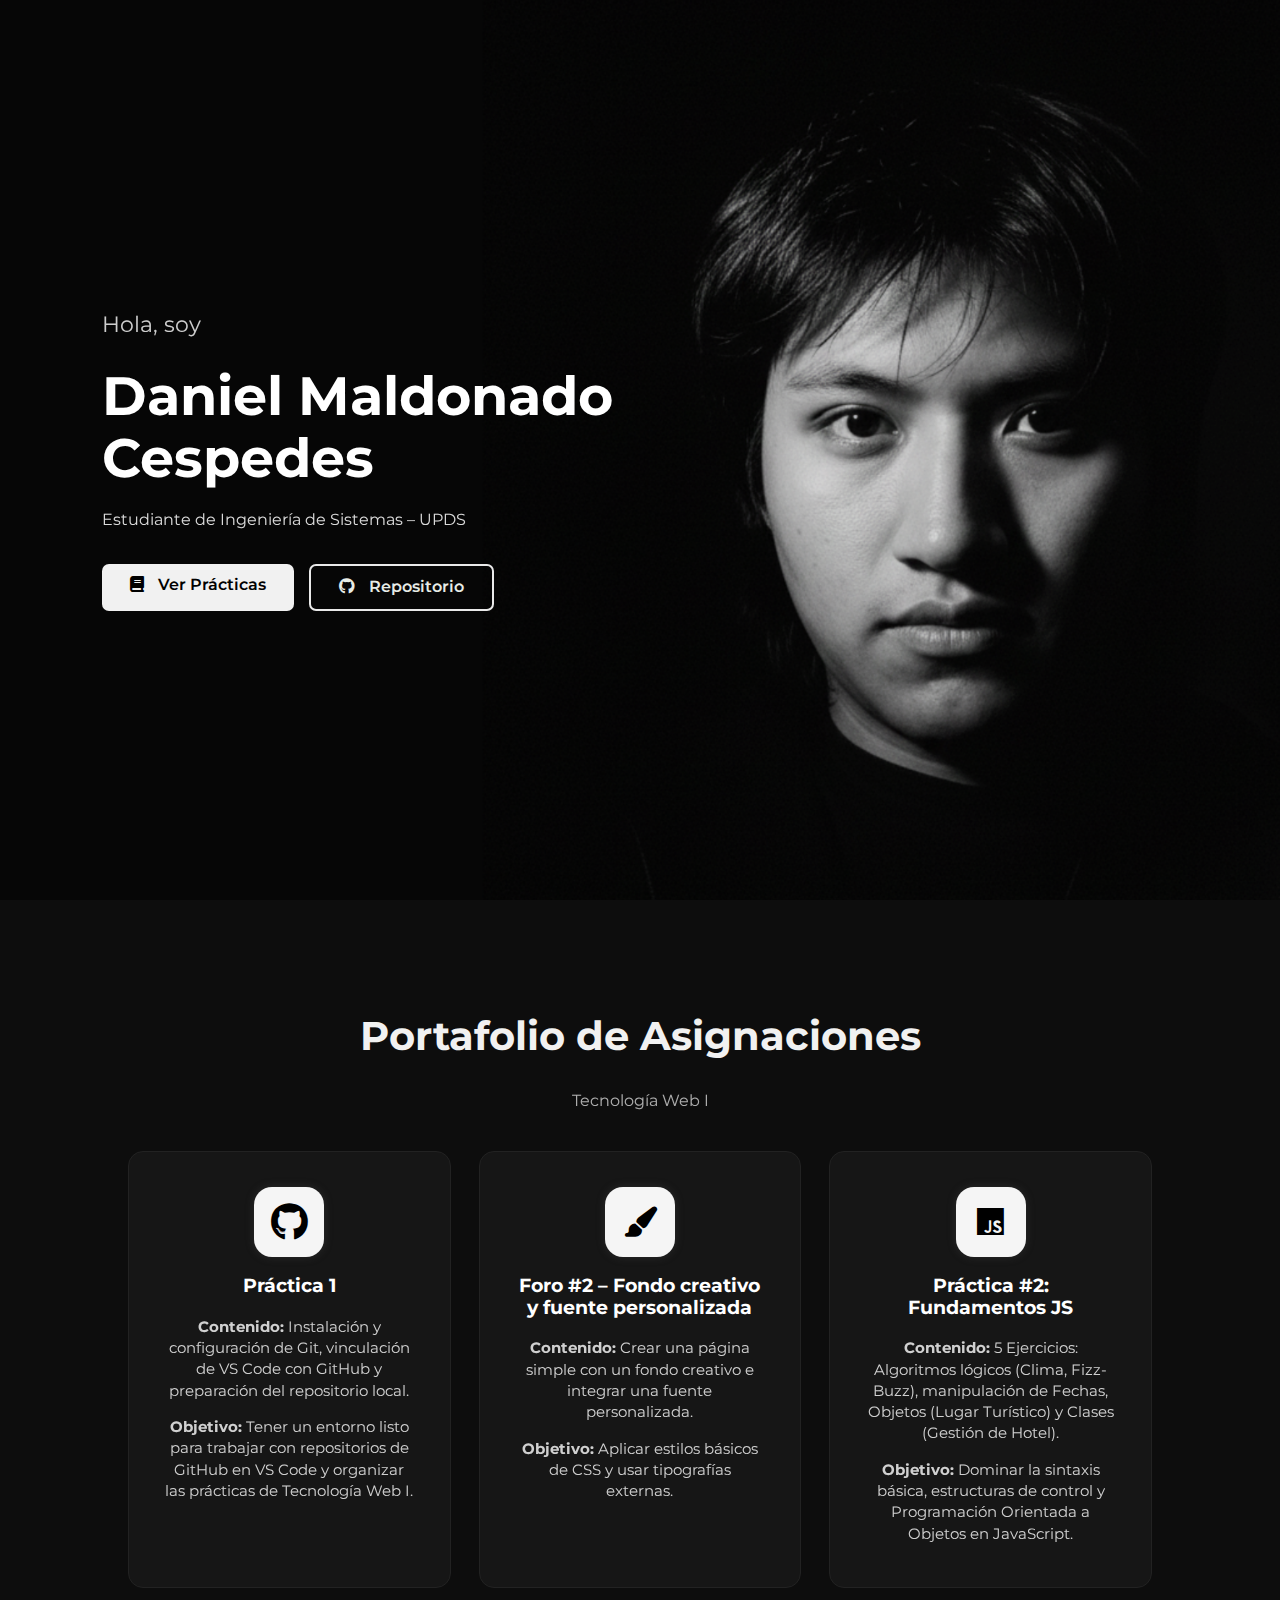
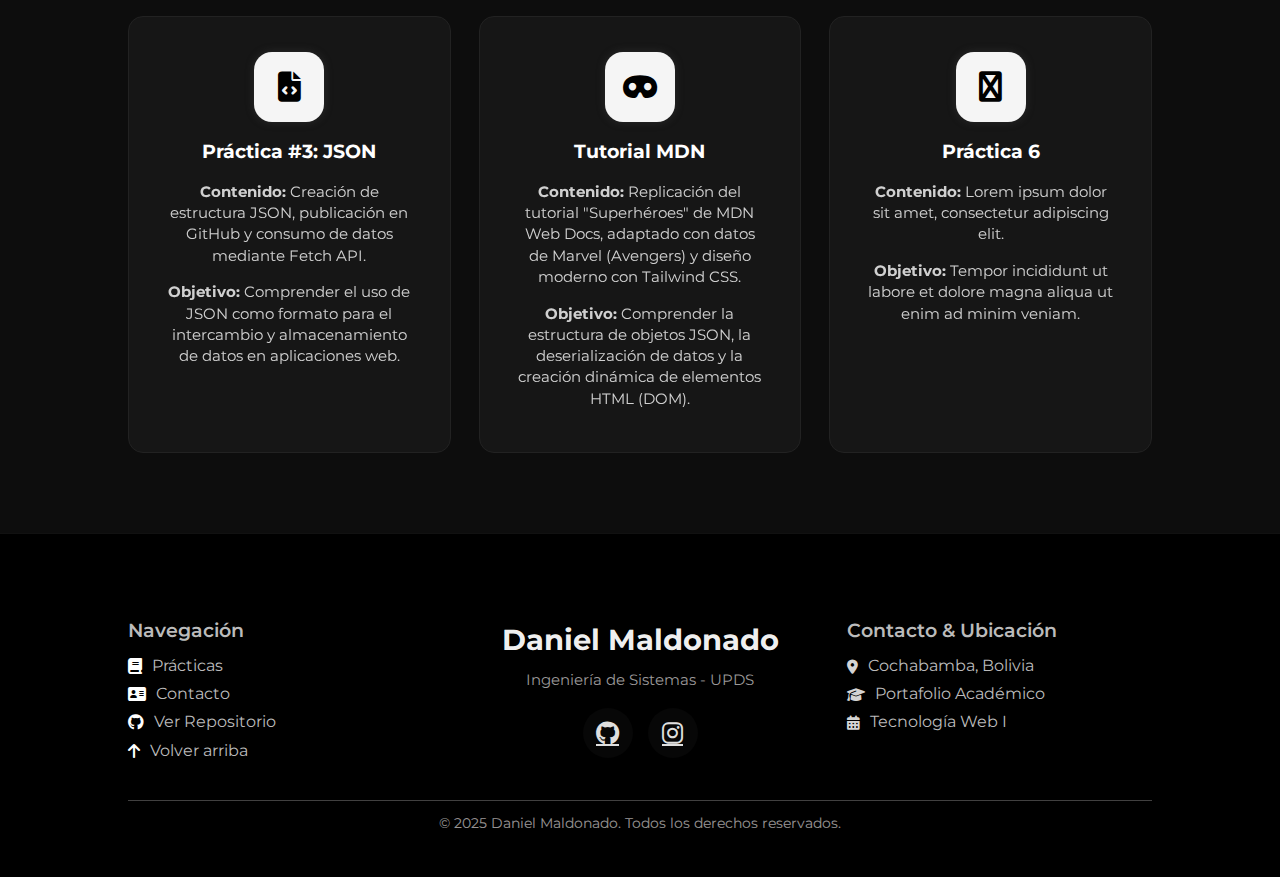
<file: index.html>
<!DOCTYPE html>
<html lang="es">

<head>
  <meta charset="utf-8" />
  <meta name="viewport" content="width=device-width, initial-scale=1.0" />
  <title>Portafolio | Daniel Maldonado</title>

  <link rel="icon" type="image/png" href="img/icon.png">

  <link href="https://fonts.googleapis.com/css2?family=Montserrat:wght@300;400;600;700&display=swap" rel="stylesheet">
  <link rel="stylesheet" href="https://cdnjs.cloudflare.com/ajax/libs/font-awesome/6.5.0/css/all.min.css">
  <link rel="stylesheet" href="css/main.css">
  <link rel="stylesheet" href="css/normalize.css">
</head>

<body>

  <!-- ========== HERO ========== -->
  <header class="hero">
    <div class="hero-text">
      <p class="tag">Hola, soy</p>
      <h1 class="name">Daniel Maldonado Cespedes</h1>
      <p class="career">Estudiante de Ingeniería de Sistemas – UPDS</p>

      <div class="hero-buttons">
        <a href="#asignaciones" class="btn-primary">
          <i class="fa-solid fa-book" style="margin-right: 10px;"></i>
          Ver Prácticas
        </a>

        <a href="https://github.com/infierno666/Portafolio.git" target="_blank" class="btn-secondary">
          <i class="fa-brands fa-github" style="margin-right: 10px;"></i>
          Repositorio
        </a>
      </div>

    </div>

    <div class="hero-image"></div>
  </header>

  <!-- ========== PRÁCTICAS ========== -->
  <section id="asignaciones" class="section">
    <h2 class="section-title">Portafolio de Asignaciones</h2>
    <p class="section-subtitle">Tecnología Web I</p>

    <div class="cards">

      <a href="#" class="card" id="openPdf1">
        <div class="card-icon">
          <i class="fa-brands fa-github fa-lg"></i>
        </div>
        <div class="card-content">
          <h3>Práctica 1</h3>
          <p class="card-info"><strong>Contenido:</strong> Instalación y configuración de Git, vinculación de VS Code
            con GitHub y preparación del repositorio local.</p>
          <p class="card-info"><strong>Objetivo:</strong> Tener un entorno listo para trabajar con repositorios de
            GitHub en VS Code y organizar las prácticas de Tecnología Web I.</p>
        </div>
      </a>

      <a href="foros/foro 2/foro2.html" class="card">
        <div class="card-icon">
          <i class="fa-solid fa-paint-brush"></i>
        </div>
        <div class="card-content">
          <h3>Foro #2 – Fondo creativo y fuente personalizada</h3>

          <p class="card-info">
            <strong>Contenido:</strong> Crear una página simple con un fondo creativo e integrar una fuente
            personalizada.
          </p>

          <p class="card-info">
            <strong>Objetivo:</strong> Aplicar estilos básicos de CSS y usar tipografías externas.
          </p>
        </div>
      </a>


      <a href="practicas/practica2/practica2.html" class="card">
        <div class="card-icon">
          <i class="fa-brands fa-js"></i>
        </div>
        <div class="card-content">
          <h3>Práctica #2: Fundamentos JS</h3>
          <p class="card-info">
            <strong>Contenido:</strong> 5 Ejercicios: Algoritmos lógicos (Clima, Fizz-Buzz), manipulación de Fechas,
            Objetos (Lugar Turístico) y Clases (Gestión de Hotel).
          </p>
          <p class="card-info">
            <strong>Objetivo:</strong> Dominar la sintaxis básica, estructuras de control y Programación Orientada a
            Objetos en JavaScript.
          </p>
        </div>
      </a>

      <a href="practicas/practica3/practica3.html" class="card">
        <div class="card-icon">
          <i class="fa-solid fa-file-code"></i>
        </div>
        <div class="card-content">
          <h3>Práctica #3: JSON</h3>
          <p class="card-info">
            <strong>Contenido:</strong> Creación de estructura JSON, publicación en GitHub y consumo de datos mediante
            Fetch API.
          </p>
          <p class="card-info">
            <strong>Objetivo:</strong> Comprender el uso de JSON como formato para el intercambio y almacenamiento de
            datos en aplicaciones web.
          </p>
        </div>
      </a>

      <a href="practicas/practica3/tutorialjson/tutorial.html" class="card">
        <div class="card-icon">
          <i class="fa-solid fa-mask"></i>
        </div>
        <div class="card-content">
          <h3>Tutorial MDN</h3>
          <p class="card-info">
            <strong>Contenido:</strong> Replicación del tutorial "Superhéroes" de MDN Web Docs, adaptado con datos de
            Marvel (Avengers) y diseño moderno con Tailwind CSS.
          </p>
          <p class="card-info">
            <strong>Objetivo:</strong> Comprender la estructura de objetos JSON, la deserialización de datos y la
            creación dinámica de elementos HTML (DOM).
          </p>
        </div>
      </a>

      <a href="#" class="card">
        <div class="card-icon">
          <i class="fa-solid fa-square-js"></i>
        </div>
        <div class="card-content">
          <h3>Práctica 6</h3>
          <p class="card-info"><strong>Contenido:</strong> Lorem ipsum dolor sit amet, consectetur adipiscing elit.</p>
          <p class="card-info"><strong>Objetivo:</strong> Tempor incididunt ut labore et dolore magna aliqua ut enim ad
            minim veniam.</p>
        </div>
      </a>

  </section>
  <footer class="footer">
    <div class="footer-container">

      <div class="footer-block footer-links-section">
        <h4 class="footer-subtitle">Navegación</h4>
        <ul class="footer-links">
          <li><a href="#asignaciones"><i class="fa-solid fa-book"></i> Prácticas</a></li>
          <li><a href="#contacto"><i class="fa-solid fa-address-card"></i> Contacto</a></li>
          <li><a href="https://github.com/infierno666/Portafolio.git" target="_blank"><i
                class="fa-brands fa-github"></i> Ver Repositorio</a>
          </li>
          <li><a href="#top"><i class="fa-solid fa-arrow-up"></i> Volver arriba</a></li>
        </ul>
      </div>

      <div class="footer-block footer-identity">
        <h3 class="footer-title">Daniel Maldonado</h3>
        <p class="footer-text">Ingeniería de Sistemas - UPDS</p>

        <div class="social-links">
          <a href="https://github.com/infierno666" target="_blank" aria-label="GitHub" class="social-icon">
            <i class="fa-brands fa-github"></i>
          </a>
          <a href="https://www.instagram.com/_daniel._.j?igsh=cjA0cjZweHd5ZDN2" target="_blank" aria-label="Instagram"
            class="social-icon">
            <i class="fa-brands fa-instagram"></i>
          </a>
        </div>
      </div>

      <div class="footer-block footer-contact">
        <h4 class="footer-subtitle">Contacto & Ubicación</h4>
        <ul class="contact-list">
          <li><i class="fa-solid fa-location-dot"></i> Cochabamba, Bolivia</li>
          <li><i class="fa-solid fa-graduation-cap"></i> Portafolio Académico</li>
          <li><i class="fa-solid fa-calendar-alt"></i> Tecnología Web I</li>
        </ul>
      </div>

    </div>

    <div class="footer-bottom">
      © 2025 Daniel Maldonado. Todos los derechos reservados.
    </div>
  </footer>

  <div id="pdfModal">
    <span id="closeModal">&times;</span>
    <div id="pdfContent">
      <iframe src="docs/InformeActividad_1.pdf"></iframe>
    </div>
  </div>

</body>
<script>
  const openPdfBtn = document.getElementById('openPdf1');
  const pdfModal = document.getElementById('pdfModal');
  const pdfContent = document.getElementById('pdfContent');
  const closeModal = document.getElementById('closeModal');

  openPdfBtn.addEventListener('click', function (e) {
    e.preventDefault();
    pdfModal.style.display = 'flex';
    setTimeout(() => {
      pdfModal.style.opacity = '1';
      pdfContent.style.transform = 'scale(1)';
    }, 10);
  });

  function cerrarModal() {
    pdfModal.style.opacity = '0';
    pdfContent.style.transform = 'scale(0.8)';
    setTimeout(() => { pdfModal.style.display = 'none'; }, 300);
  }

  closeModal.addEventListener('click', cerrarModal);

  window.addEventListener('click', function (e) {
    if (e.target == pdfModal) {
      cerrarModal();
    }
  });
</script>

</html>
</file>
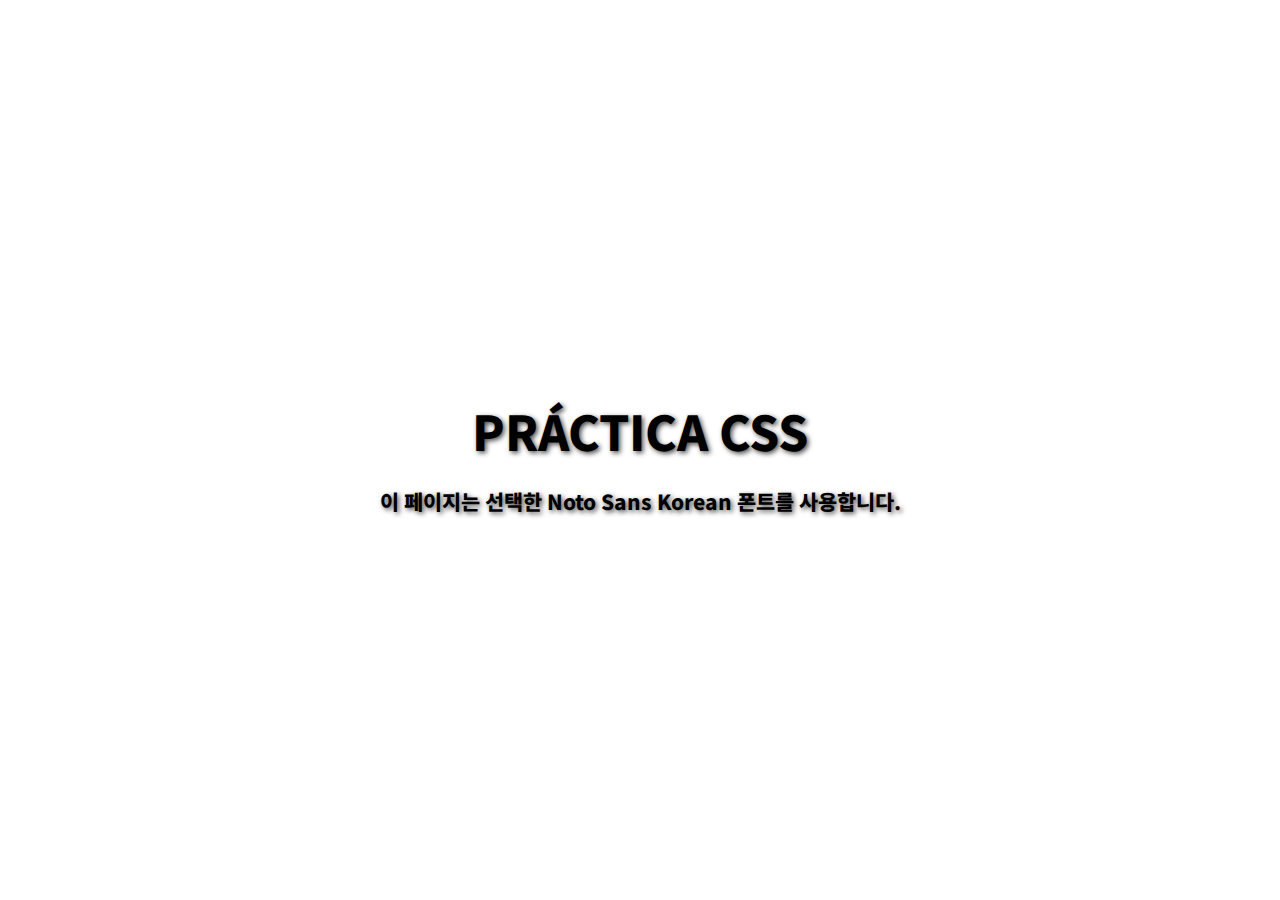
<file: foros/foro 2/foro2.html>
<!DOCTYPE html>
<html lang="es">

<head>
    <meta charset="UTF-8">
    <meta name="viewport" content="width=device-width, initial-scale=1.0">
    <title>Simple</title>

    <link rel="stylesheet" href="style.css">
</head>

<body>

    <div class="container">
        <h1 class="noto-kr-bold">PRÁCTICA CSS</h1>
        <p class="noto-kr-bold">이 페이지는 선택한 Noto Sans Korean 폰트를 사용합니다.</p>
    </div>

</body>

</html>
</file>
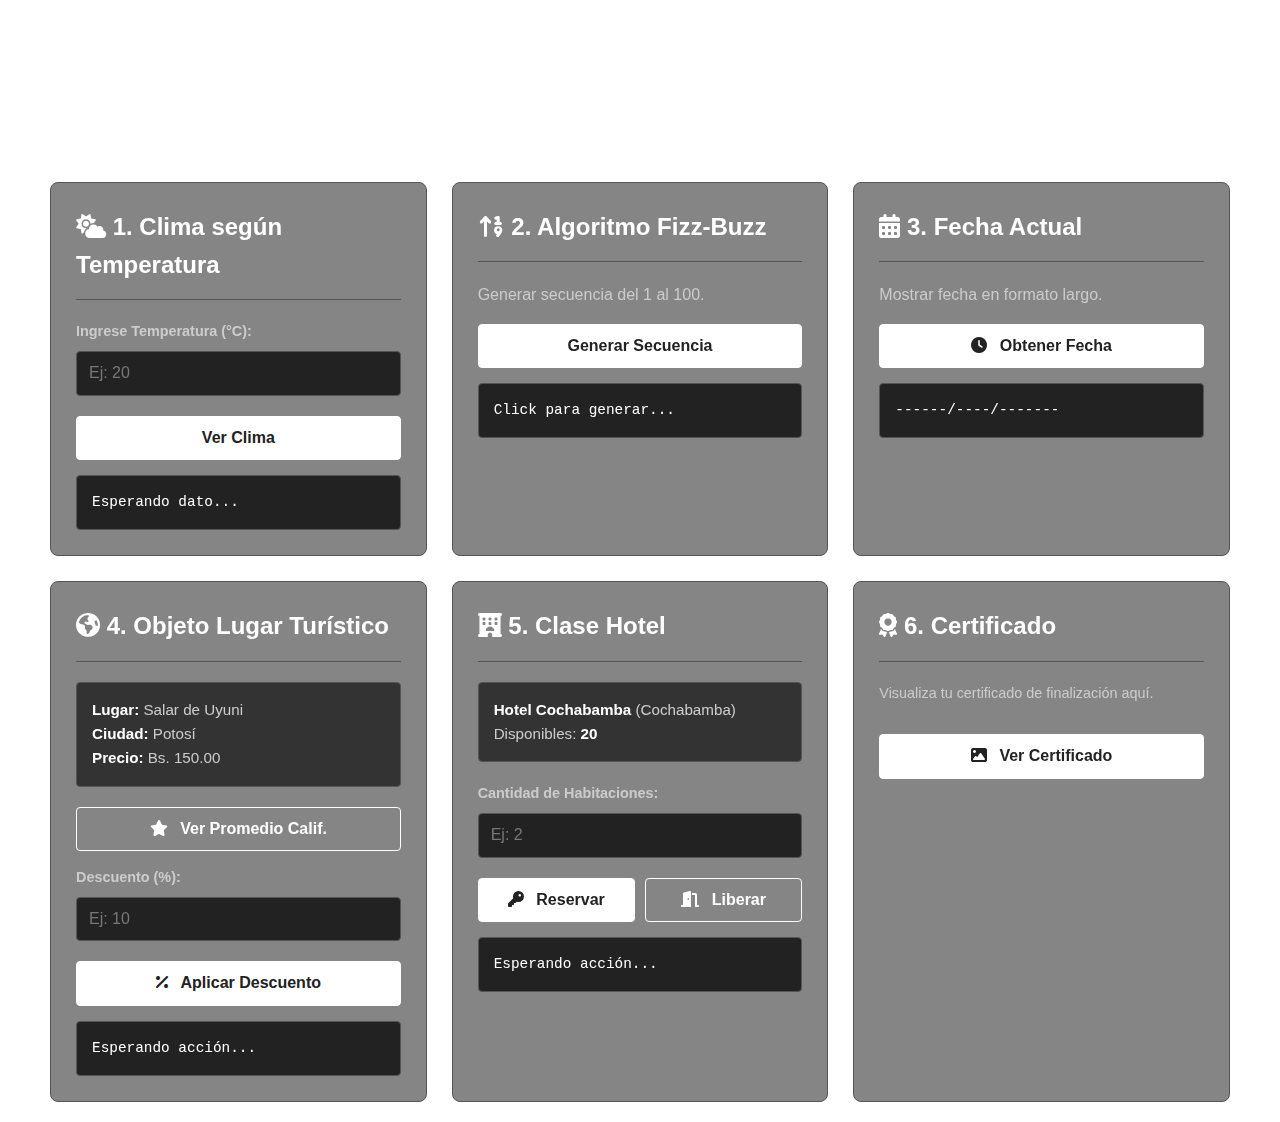
<file: practicas/practica2/practica2.html>
<!DOCTYPE html>
<html lang="es">

<head>
    <meta charset="UTF-8">
    <meta name="viewport" content="width=device-width, initial-scale=1.0">
    <title>Práctica JavaScript - Estilo Dark Ghibli</title>
    <link rel="stylesheet" href="https://cdnjs.cloudflare.com/ajax/libs/font-awesome/6.5.1/css/all.min.css">
    <link rel="stylesheet" href="styles.css">
    <link rel="stylesheet" href="../../css/normalize.css">
</head>

<body>
    <a href="../../index.html" class="btn-principal">
        <i class="fas fa-arrow-left"></i> Volver a la página principal
    </a>
    <h1>Práctica de JavaScript</h1>



    <div class="container">

        <div class="card">
            <h2><i class="fas fa-cloud-sun"></i> 1. Clima según Temperatura</h2>
            <div class="input-group">
                <label for="tempInput">Ingrese Temperatura (°C):</label>
                <input type="number" id="tempInput" placeholder="Ej: 20">
            </div>
            <button onclick="calcularClima()">Ver Clima</button>
            <div id="res1" class="result-box">Esperando dato...</div>
        </div>


        <div class="card">
            <h2><i class="fas fa-sort-numeric-up"></i> 2. Algoritmo Fizz-Buzz</h2>
            <p>Generar secuencia del 1 al 100.</p>
            <button onclick="generarFizzBuzz()">Generar Secuencia</button>
            <div id="res2" class="result-box">Click para generar...</div>
        </div>

        <div class="card">
            <h2><i class="fas fa-calendar-alt"></i> 3. Fecha Actual</h2>
            <p>Mostrar fecha en formato largo.</p>
            <button onclick="mostrarFecha()"><i class="fas fa-clock"></i> Obtener Fecha</button>
            <div id="res3" class="result-box">------/----/-------</div>
        </div>

        <div class="card">
            <h2><i class="fas fa-globe-americas"></i> 4. Objeto Lugar Turístico</h2>
            <div id="infoLugar" class="status-info">Cargando info...</div>

            <button onclick="verPromedio()" class="secondary"><i class="fas fa-star"></i> Ver Promedio Calif.</button>

            <div class="input-group" style="margin-top: 15px;">
                <label for="descInput">Descuento (%):</label>
                <input type="number" id="descInput" placeholder="Ej: 10">
            </div>
            <button onclick="aplicarDescuentoUI()"><i class="fas fa-percent"></i> Aplicar Descuento</button>

            <div id="res4" class="result-box">Esperando acción...</div>
        </div>

        <div class="card">
            <h2><i class="fas fa-hotel"></i> 5. Clase Hotel</h2>
            <div id="infoHotel" class="status-info">Cargando info...</div>

            <div class="input-group">
                <label for="cantHotel">Cantidad de Habitaciones:</label>
                <input type="number" id="cantHotel" placeholder="Ej: 2">
            </div>

            <div style="display: flex; gap: 10px;">
                <button onclick="accionReservar()"><i class="fas fa-key"></i> Reservar</button>
                <button onclick="accionLiberar()" class="secondary"><i class="fas fa-door-open"></i> Liberar</button>
            </div>

            <div id="res5" class="result-box">Esperando acción...</div>
        </div>
        <div class="card">
            <h2><i class="fas fa-award"></i> 6. Certificado</h2>

            <p style="font-size: 0.9em; color: var(--text-secondary);">Visualiza tu certificado de finalización aquí.
            </p>

            <button onclick="abrirModal()" style="margin-top: 15px;">
                <i class="fas fa-image"></i> Ver Certificado
            </button>
        </div>

    </div>
    <div id="miModal" class="modal">
        <div class="modal-content">
            <span class="close-btn" onclick="cerrarModal()">&times;</span>
            <h2 style="color: var(--accent-color); margin-top: 0;">Certificado de Finalización</h2>

            <img src="Certificado.png" alt="Certificado">

            <br><br>
            <button onclick="cerrarModal()" class="secondary" style="width: auto; padding: 10px 30px;">Cerrar</button>
        </div>
    </div>
    </div>

    <script>
        // --- EJERCICIO 1: TEMPERATURA ---
        function calcularClima() {
            const temp = parseFloat(document.getElementById('tempInput').value);
            const display = document.getElementById('res1');

            if (isNaN(temp)) {
                display.textContent = "Por favor ingrese un número válido.";
                display.style.color = "var(--error-color)";
                return;
            }

            let clima = "";
            let color = "var(--text-color)";

            if (temp >= -10 && temp <= 15) {
                clima = "Frío";
                color = "#60a5fa";
            } else if (temp >= 16 && temp <= 25) {
                clima = "Templado";
                color = "#fbbf24";
            } else if (temp >= 26 && temp <= 40) {
                clima = "Calor";
                color = "#f87171";
            } else {
                clima = "Fuera de rango (-10 a 40)";
                color = "var(--text-secondary)";
            }

            display.textContent = `Resultado: ${clima}`;
            display.style.color = color;
        }

        // --- EJERCICIO 2: FIZZBUZZ ---
        function generarFizzBuzz() {
            const display = document.getElementById('res2');
            let output = "";

            for (let i = 1; i <= 100; i++) {
                let linea = "";
                if (i % 3 === 0) linea += "Fizz";
                if (i % 5 === 0) linea += "Buzz";

                if (linea !== "") {
                    output += `${i}: ${linea}\n`;
                }
            }
            display.textContent = output;
        }

        // --- EJERCICIO 3: FECHA ---
        function mostrarFecha() {
            const display = document.getElementById('res3');
            const fecha = new Date();

            const dias = ["Domingo", "Lunes", "Martes", "Miércoles", "Jueves", "Viernes", "Sábado"];
            const meses = ["Enero", "Febrero", "Marzo", "Abril", "Mayo", "Junio", "Julio", "Agosto", "Septiembre", "Octubre", "Noviembre", "Diciembre"];

            const diaSemana = dias[fecha.getDay()];
            const diaNum = fecha.getDate();
            const mes = meses[fecha.getMonth()];
            const anio = fecha.getFullYear();

            display.textContent = `${diaSemana}, ${diaNum} de ${mes} del ${anio}`;
        }

        // --- EJERCICIO 4: OBJETO LUGAR TURISTICO ---
        const lugarTuristico = {
            nombre: "Salar de Uyuni",
            ciudad: "Potosí",
            precioEntrada: 150.00,
            horario: "08:00 - 18:00",
            calificaciones: [5, 4, 5, 5, 4],

            promedioCalificaciones: function () {
                const suma = this.calificaciones.reduce((a, b) => a + b, 0);
                return (suma / this.calificaciones.length).toFixed(2);
            },

            aplicarDescuento: function (porcentaje) {
                const desc = this.precioEntrada * (porcentaje / 100);
                this.precioEntrada -= desc;
            }
        };

        function actualizarUILugar() {
            const div = document.getElementById('infoLugar');
            div.innerHTML = `
                <strong>Lugar:</strong> ${lugarTuristico.nombre}<br>
                <strong>Ciudad:</strong> ${lugarTuristico.ciudad}<br>
                <strong>Precio:</strong> Bs. ${lugarTuristico.precioEntrada.toFixed(2)}
            `;
        }

        function verPromedio() {
            document.getElementById('res4').textContent = `Promedio de Calificaciones: ${lugarTuristico.promedioCalificaciones()} / 5`;
        }

        function aplicarDescuentoUI() {
            const input = document.getElementById('descInput');
            const val = parseFloat(input.value);

            if (!isNaN(val) && val > 0 && val <= 100) {
                lugarTuristico.aplicarDescuento(val);
                actualizarUILugar();
                document.getElementById('res4').textContent = `Descuento del ${val}% aplicado correctamente.`;
                document.getElementById('res4').style.color = "var(--success-color)";
                input.value = "";
            } else {
                document.getElementById('res4').textContent = "Por favor ingrese un porcentaje válido (1-100).";
                document.getElementById('res4').style.color = "var(--error-color)";
            }
        }

        actualizarUILugar();

        // --- EJERCICIO 5: CLASE HOTEL ---
        class Hotel {
            constructor(nombre, ciudad, habitacionesDisponibles) {
                this.nombre = nombre;
                this.ciudad = ciudad;
                this.habitacionesDisponibles = habitacionesDisponibles;
            }

            reservar(cantidad) {
                if (cantidad > 0 && this.habitacionesDisponibles >= cantidad) {
                    this.habitacionesDisponibles -= cantidad;
                    return { msg: `Reserva de ${cantidad} confirmada.`, success: true };
                } else {
                    return { msg: `Error: Disponibilidad insuficiente o cantidad inválida.`, success: false };
                }
            }

            liberar(cantidad) {
                if (cantidad > 0) {
                    this.habitacionesDisponibles += cantidad;
                    return { msg: `Se liberaron ${cantidad} habitaciones.`, success: true };
                }
                return { msg: `Cantidad inválida.`, success: false };
            }

            info() {
                return `<strong>${this.nombre}</strong> (${this.ciudad})<br>Disponibles: <strong>${this.habitacionesDisponibles}</strong>`;
            }
        }

        const miHotel = new Hotel("Hotel Cochabamba", "Cochabamba", 20);

        function actualizarUIHotel() {
            document.getElementById('infoHotel').innerHTML = miHotel.info();
        }

        function accionReservar() {
            const input = document.getElementById('cantHotel');
            const cant = parseInt(input.value);
            const resultado = miHotel.reservar(cant);
            const display = document.getElementById('res5');
            display.textContent = resultado.msg;
            display.style.color = resultado.success ? "var(--success-color)" : "var(--error-color)";
            actualizarUIHotel();
        }

        function accionLiberar() {
            const input = document.getElementById('cantHotel');
            const cant = parseInt(input.value);
            const resultado = miHotel.liberar(cant);
            const display = document.getElementById('res5');
            display.textContent = resultado.msg;
            display.style.color = resultado.success ? "var(--success-color)" : "var(--error-color)";
            actualizarUIHotel();
        }
        actualizarUIHotel();
        // --- LÓGICA DEL MODAL ---
        const modal = document.getElementById("miModal");

        function abrirModal() {
            modal.style.display = "flex"; // Usamos flex para centrar
        }

        function cerrarModal() {
            modal.style.display = "none";
        }

        // Cerrar si el usuario hace clic fuera de la imagen (en el fondo oscuro)
        window.onclick = function (event) {
            if (event.target == modal) {
                cerrarModal();
            }
        }
    </script>
</body>

</html>
</file>
<file: css/main.css>
/* ================== GLOBAL ================== */
body {
    font-family: 'Montserrat', sans-serif;
    background: #0d0d0d;
    color: #f1f1f1;
    margin: 0;
    padding: 0;
    overflow-x: hidden;
}

html {
    scroll-behavior: smooth;
}

/* ================== HERO ================== */
.hero {
    position: relative;
    height: 100vh;
    width: 100%;
    display: flex;
    align-items: center;
    justify-content: flex-start;
    overflow: hidden;
}


.hero-image {
    position: absolute;
    top: 0;
    left: 0;
    width: 100%;
    height: 100%;
    background: url("../img/profile.png") center/cover no-repeat fixed;
    filter: brightness(0.85);
    z-index: -1;
}

.hero-text {
    position: relative;
    z-index: 2;
    padding-left: 8%;
    display: flex;
    flex-direction: column;
    justify-content: center;
    color: #fff;
    max-width: 50%;

}

.tag {
    font-size: 1.4rem;
    opacity: 0.8;
}

.name {
    font-size: 3.4rem;
    font-weight: 700;
    margin: 5px 0;
}

.career {
    opacity: 0.85;
    margin-bottom: 25px;
}

/* ================== BOTONES DEL HERO ================== */
.hero-buttons {
    display: flex;
    gap: 15px;
    margin-top: 10px;
    z-index: 2;
}

.btn-primary,
.btn-secondary {
    padding: 12px 28px;
    border-radius: 7px;
    font-weight: 600;
    text-decoration: none;
    transition: 0.25s ease;
    cursor: pointer;
}

.btn-primary {
    background: #f1f1f1;
    color: #000;
}

.btn-primary:hover {
    transform: translateY(-3px);
    box-shadow: 0 0 18px rgba(43, 43, 43, 0.6);
}

.btn-secondary {
    border: 2px solid #e9e9e9;
    color: #e7ece6;
}

.btn-secondary:hover {
    background: #eef3ed;
    color: #000000;
    transform: translateY(-3px);
    box-shadow: 0 0 15px rgba(97, 97, 97, 0.5);
}




/* ================== SECCIÓN DE PRÁCTICAS ================== */
.section {
    padding: 80px 10%;
    text-align: center;
}

.section-title {
    font-size: 2.5rem;
    font-weight: 700;
}

.section-subtitle {
    opacity: 0.7;
    margin-bottom: 40px;
}

.cards {
    margin-top: 20px;
    display: grid;
    grid-template-columns: repeat(3, 1fr);
    gap: 28px;
}


.card {
    background: #161616;
    padding: 35px;
    border-radius: 15px;
    border: 1px solid #222;
    text-decoration: none;
    color: #fff;
    display: block;
    transition: transform 0.28s ease, box-shadow 0.28s ease, border-color 0.28s ease;
    cursor: pointer;
    position: relative;
    overflow: hidden;
}

.card:hover {
    transform: translateY(-8px) scale(1.04);
    border-color: #f5f5f5;
    box-shadow: 0 0 22px rgba(163, 163, 163, 0.35);
}

/* GLOW EFECTO */
.card::after {
    content: "";
    position: absolute;
    inset: 0;
    background: rgba(162, 163, 162, 0.05);
    opacity: 0;
    transition: opacity 0.35s ease;
}

.card:hover::after {
    opacity: 1;
}

/* ================== ICONO EN EL CARD ================== */
.card-icon {
    width: 70px;
    height: 70px;
    background: #f5f5f5;
    color: #000;
    border-radius: 18px;
    margin: 0 auto 18px auto;
    display: flex;
    justify-content: center;
    align-items: center;
    font-size: 1.9rem;
    transition: 0.25s ease;
    box-shadow: 0 0 8px rgba(73, 73, 73, 0.4);
}

.card:hover .card-icon {
    transform: rotate(6deg) scale(1.1);
    box-shadow: 0 0 14px rgba(134, 133, 133, 0.6);
}

/* contenido */
.card-title {
    font-size: 1.4rem;
    font-weight: 700;
    margin-bottom: 10px;
}

.card-info {
    opacity: 0.8;
    margin-bottom: 8px;
    line-height: 1.4;
    font-size: 0.95rem;
}

/* ================== FOOTER = ================== */
.footer {
    background: #000000;
    padding: 60px 10% 30px;
    margin-top: 00px;
    border-top: 1px solid #111;
}

.footer-container {
    max-width: 1200px;
    margin: 0 auto;
    display: flex;
    justify-content: space-between;
    align-items: flex-start;
    flex-wrap: wrap;
    gap: 30px;
}

.footer-block {
    flex: 1 1 200px;
}

.footer-subtitle {
    font-size: 1.2rem;
    font-weight: 600;
    margin-bottom: 15px;
    color: #bbb;
}

.footer-links,
.contact-list {
    list-style: none;
    padding: 0;
    margin: 0;
}

.footer-links li,
.contact-list li {
    margin: 10px 0;
}

.footer-links a {
    color: #bbb;
    text-decoration: none;
    display: flex;
    align-items: center;
    gap: 10px;
    transition: 0.3s;
}

.footer-links a i {
    color: #ffffff;
}

.footer-links a:hover {
    color: #c7c7c7;
    transform: translateX(5px);
}

.contact-list li {
    display: flex;
    align-items: flex-start;
    gap: 10px;
    color: #bbb;
}

.contact-list i {
    color: #d4d4d4;
    font-size: 0.9rem;
    padding-top: 3px;
}

.footer-identity {
    flex: 1 1 250px;
    text-align: center;
}

.footer-title {
    font-size: 1.8rem;
    font-weight: 700;
    color: #fffffff5;
    margin-bottom: 5px;
}

.footer-text {
    font-size: 0.95rem;
    margin-bottom: 20px;
    color: #9b9999;
}

.social-links {
    display: flex;
    justify-content: center;
    gap: 15px;
}

.social-icon {
    width: 50px;
    height: 50px;
    border-radius: 50%;
    display: flex;
    justify-content: center;
    align-items: center;
    background: #070707;
    color: #dfdfdf;
    font-size: 1.5rem;
    transition: all 0.3s ease;
    box-shadow: 0 0 8px rgba(255, 255, 255, 0);
}

.social-icon:hover {
    background: #ffffff;
    color: #000000;
    transform: translateY(-4px) scale(1.1);
    box-shadow: 0 0 20px rgba(184, 184, 184, 0.8);
}

.footer-bottom {
    text-align: center;
    padding: 15px 0;
    border-top: 1px solid #414040;
    color: #e6e1e1ab;
    font-size: 0.85rem;
    margin-top: 30px;
}

/* ================== RESPONSIVE GENERAL ================== */


@media (max-width: 1100px) {
    .cards {
        grid-template-columns: repeat(2, 1fr);
    }
}

@media (max-width: 900px) {

    .hero {
        flex-direction: column;
        height: 100vh;
        min-height: 700px;
        text-align: center;
        justify-content: center;
    }

    .hero-image {
        height: 100%;
        background-attachment: scroll;
    }

    .hero-text {
        padding: 30px;
        max-width: 100%;
    }

    .name {
        font-size: 2.6rem;
    }

    .hero-buttons {
        justify-content: center;
    }

    .cards {
        grid-template-columns: 1fr;
    }

    .footer-container {
        flex-direction: column;
        align-items: center;
        text-align: center;
    }

    .footer-block,
    .footer-identity {
        flex: 1 1 100%;
        margin-bottom: 20px;
    }

    .social-links {
        justify-content: center;
    }

    .footer-links a,
    .contact-list li {
        justify-content: center;
    }
}

@media (max-width: 768px) {
    .hero-text {
        padding: 20px;
    }

    .name {
        font-size: 2.2rem;
    }

    .tag {
        font-size: 1.2rem;
    }

    .career {
        font-size: 1rem;
        margin-bottom: 20px;
    }


}

@media (max-width: 480px) {
    .hero-text {
        padding: 15px;
    }

    .name {
        font-size: 1.8rem;
    }

    .tag {
        font-size: 1rem;
    }

    .career {
        font-size: 0.95rem;
        margin-bottom: 15px;
    }

    .hero-buttons {
        flex-direction: column;
        gap: 10px;
    }
}

/* Modal contenedor */
#pdfModal {
    display: none;
    position: fixed;
    top: 0;
    left: 0;
    width: 100%;
    height: 100%;
    background: rgba(0, 0, 0, 0.7);
    justify-content: center;
    align-items: center;
    z-index: 1000;
    transition: opacity 0.3s ease;
    opacity: 0;
}

#pdfContent {
    position: relative;
    width: 95%;
    max-width: 1100px;
    height: 90%;
    background: #fff;
    border-radius: 12px;
    box-shadow: 0 10px 30px rgba(0, 0, 0, 0.5);
    overflow: hidden;
    transform: scale(0.8);
    transition: transform 0.3s ease;
}

/* Botón de cierre */
#closeModal {
    position: absolute;
    top: 15px;
    right: 20px;
    font-size: 40px; 
    font-weight: 700;
    color: #f1f1f1; 
    background: rgba(3, 3, 3, 0); 
    padding: 8px 12px; 
    cursor: pointer;
    z-index: 1001;
    transition: all 0.3s ease;
}

#closeModal:hover {
    color: #ebebeb; 
    background: rgba(0, 0, 0, 0.9);
    transform: scale(1.5);
}
#pdfContent iframe {
    width: 100%;
    height: 100%;
    border: none;
}
</file>
<file: foros/foro 2/style.css>
@import url('https://fonts.googleapis.com/css2?family=Noto+Sans+KR:wght@829&display=swap');

 body {
     margin: 0;
     padding: 0;
     font-family: "Arial Black", Arial, sans-serif;
     font-weight: 400;
     height: 100vh;
     background: url('https://w.wallhaven.cc/full/qr/wallhaven-qrrll5.jpg') no-repeat center center fixed;
     background-size: cover;
     display: flex;
     justify-content: center;
     align-items: center;
     text-align: center;
     color: black;
 }

 .noto-kr-bold {
     font-family: "Noto Sans KR", sans-serif;
     font-optical-sizing: auto;
     font-weight: 829;
     font-style: normal;
 }

 h1 {
     font-size: 3rem;
     margin-bottom: 10px;
     text-shadow: 2px 2px 5px rgba(0, 0, 0, 0.7);
 }

 p {
     font-size: 1.3rem;
     text-shadow: 2px 2px 5px rgba(0, 0, 0, 0.7);
 }

 .container {
     padding: 40px;
     border-radius: 15px;
     max-width: 600px;
     transition: all 0.5s ease;
 }

 .container:hover {
     transform: scale(1.05);
     background: rgba(0, 0, 0, 0.2);
     color: red;
 }
</file>
<file: practicas/practica2/styles.css>
/* --- VARIABLES Y RESET BÁSICO --- */
:root {
    --bg-color: #222222;
    --card-bg: #333333;
    --text-color: #ffffff;
    --text-secondary: #cccccc;
    --accent-color: #ffffff;
    --border-color: #555555;
    --success-color: #4ade80;
    --error-color: #f87171;
}

* {
    box-sizing: border-box;
}

body {
    font-family: "Segoe UI", Roboto, Helvetica, Arial, sans-serif;
    background-image: url(https://w.wallhaven.cc/full/21/wallhaven-2119yx.jpg);
    background-size: cover;
    background-attachment: fixed;
    background-position: center;
    color: var(--text-color);
    margin: 0;
    padding: 20px;
    line-height: 1.6;
}

h1 {
    text-align: center;
    color: var(--text-color);
    margin-bottom: 40px;
    font-weight: bold;
    font-size: 2.5rem;
    /* Grande en PC */
    letter-spacing: -1px;
}

.btn-principal {
    display: inline-flex;
    align-items: center;
    justify-content: center;
    text-decoration: none;
    color: var(--accent-color);
    padding: 10px 20px;
    border-radius: 4px;
    font-weight: bold;
    font-size: 1rem;
    cursor: pointer;
    margin-bottom: 20px;
    transition: all 0.3s ease;
    border: 1px solid transparent;
    /* Para evitar saltos al hacer hover */
}

/* En móvil, el botón volver a veces se ve mejor centrado o full width */
.btn-principal:hover {
    background-color: rgba(100, 100, 100, 0.77);
    transform: translateY(-2px);
    border-color: var(--accent-color);
}

.btn-principal i,
button i {
    margin-right: 8px;
}

button {
    background-color: var(--accent-color);
    color: var(--bg-color);
    border: 1px solid var(--accent-color);
    padding: 12px 15px;
    border-radius: 4px;
    cursor: pointer;
    width: 100%;
    font-weight: bold;
    font-size: 1rem;
    transition: all 0.3s ease;
    margin-bottom: 10px;
}

button:hover {
    background-color: #e6e6e6;
    transform: translateY(-2px);
}

button.secondary {
    background-color: transparent;
    color: var(--accent-color);
    border: 1px solid var(--accent-color);
}

button.secondary:hover {
    background-color: rgba(255, 255, 255, 0.1);
}

.input-group {
    margin-bottom: 20px;
}

label {
    display: block;
    margin-bottom: 8px;
    font-weight: bold;
    font-size: 0.9rem;
    color: var(--text-secondary);
}

input {
    width: 100%;
    padding: 12px;
    background-color: var(--bg-color);
    border: 1px solid var(--border-color);
    color: var(--text-color);
    border-radius: 4px;
    outline: none;
    transition: border-color 0.3s;
}

input:focus {
    border-color: var(--accent-color);
}

::placeholder {
    color: #777;
}

.result-box {
    background-color: var(--bg-color);
    border: 1px solid var(--border-color);
    color: var(--text-color);
    padding: 15px;
    border-radius: 4px;
    margin-top: 15px;
    font-family: "Courier New", Courier, monospace;
    min-height: 40px;
    max-height: 200px;
    overflow-y: auto;
    white-space: pre-wrap;
    font-size: 0.9rem;
}

.status-info {
    background-color: var(--card-bg);
    border: 1px solid var(--border-color);
    padding: 15px;
    border-radius: 4px;
    margin-bottom: 20px;
    font-size: 0.95rem;
    color: var(--text-secondary);
}

.status-info strong {
    color: var(--text-color);
}


.container {
    max-width: 1200px;
    margin: 0 auto;
    display: grid;
    gap: 25px;
    padding: 0 10px;
    grid-template-columns: repeat(6, 1fr);
}

.card {
    background-color: rgba(51, 51, 51, 0.6);
    border-radius: 8px;
    padding: 25px;
    backdrop-filter: blur(14px);
    -webkit-backdrop-filter: blur(10px);
    box-shadow: none;
    border: 1px solid var(--border-color);
    transition: border-color 0.3s;

    grid-column: span 2;
}

.card:hover {
    border-color: var(--accent-color);
}

.card h2 {
    font-size: 1.5rem;
    color: var(--text-color);
    border-bottom: 1px solid var(--border-color);
    padding-bottom: 15px;
    margin-top: 0;
    margin-bottom: 20px;
}

.card p {
    color: var(--text-secondary);
}

@media (min-width: 1025px) {
    .card:last-child:nth-child(3n + 1) {
        grid-column: span 6;
    }
    .card:nth-last-child(2):nth-child(3n + 1),
    .card:last-child:nth-child(3n + 2) {
        grid-column: span 3;
    }
}


@media (max-width: 1024px) {
    .container {
        grid-template-columns: repeat(2, 1fr);
    }

    .card {
        grid-column: auto;
    }

    .card:last-child:nth-child(odd) {
        grid-column: span 2;
    }
}

@media (max-width: 768px) {
    h1 {
        font-size: 1.8rem;
    }

    .container {
        grid-template-columns: 1fr;
        gap: 20px;
    }

    .card {
        grid-column: span 1;
    }

    .card:last-child:nth-child(odd),
    .card:last-child:nth-child(3n + 1),
    .card:nth-last-child(2):nth-child(3n + 1) {
        grid-column: auto;
    }

    .input-group {
        display: flex;
        flex-direction: column;
    }

    .btn-principal {
        margin-left: 0;
        width: 100%;
    }
}

/* --- ESTILOS DEL MODAL (VENTANA EMERGENTE) --- */
.modal {
    display: none;
    position: fixed;
    z-index: 1000;
    left: 0;
    top: 0;
    width: 100%;
    height: 100%;
    overflow: auto;
    background-color: rgba(0, 0, 0, 0.85);
    backdrop-filter: blur(5px);
    align-items: center;
    justify-content: center;
    padding: 10px;
}

.modal-content {
    border: 1px solid var(--accent-color);
    padding: 20px;
    border-radius: 8px;
    width: 100%;
    max-width: 800px;
    max-height: 90vh;
    text-align: center;
    position: relative;
    background-color: rgba(30, 30, 30, 0.9);
    box-shadow: 0 4px 30px rgba(0, 0, 0, 0.5);
    animation: zoomIn 0.3s ease;
    overflow-y: auto;
}

.modal-content img {
    width: 100%;
    max-width: 100%;
    max-height: 60vh;
    object-fit: contain;
    height: auto;
    border-radius: 4px;
    margin-top: 15px;
    display: block;
    margin-left: auto;
    margin-right: auto;
}

.close-btn {
    position: absolute;
    top: 10px;
    right: 15px;
    color: var(--text-secondary);
    font-size: 30px;
    line-height: 20px;
    font-weight: bold;
    cursor: pointer;
    transition: color 0.3s;
    z-index: 10;
}

.close-btn:hover {
    color: var(--accent-color);
}

@keyframes zoomIn {
    from {
        transform: scale(0.8);
        opacity: 0;
    }

    to {
        transform: scale(1);
        opacity: 1;
    }
}
</file>
